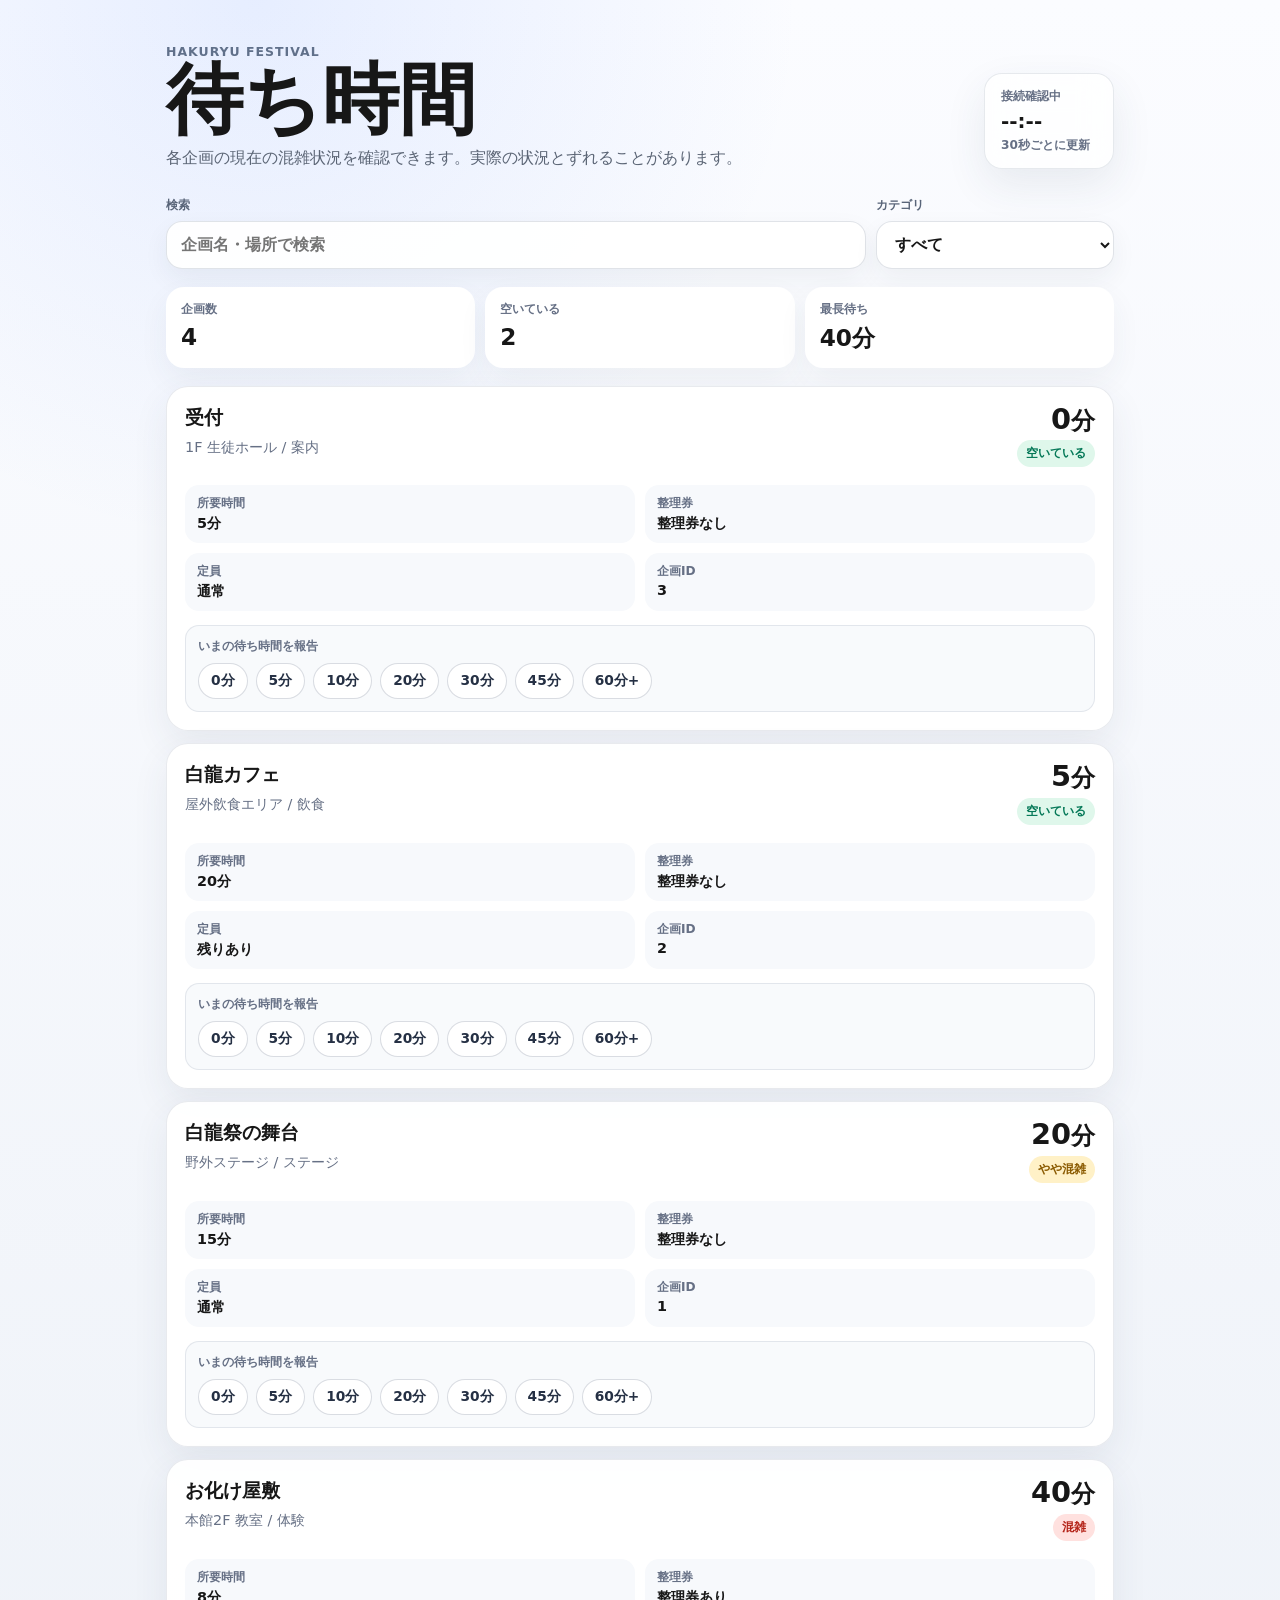
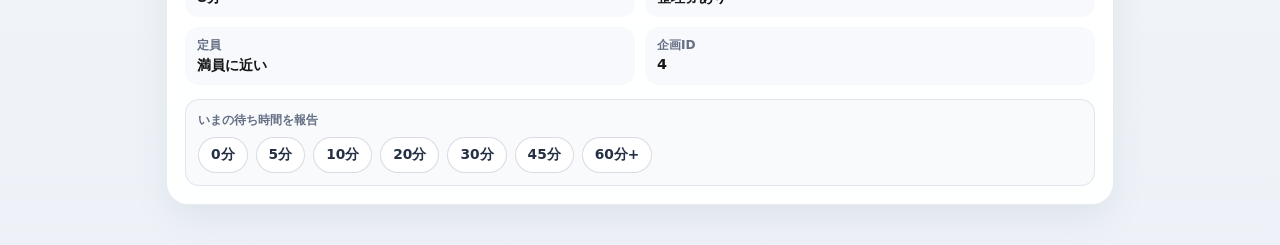
<file: frontend/public/wait/index.html>
<!doctype html>
<html lang="ja">
  <head>
    <meta charset="UTF-8" />
    <meta name="viewport" content="width=device-width, initial-scale=1.0" />
    <title>白龍祭 待ち時間</title>
    <link rel="stylesheet" href="./wait.css" />
  </head>
  <body>
    <main class="app-shell">
      <header class="hero">
        <div>
          <p class="eyebrow">Hakuryu Festival</p>
          <h1>待ち時間</h1>
          <p class="lead">各企画の現在の混雑状況を確認できます。実際の状況とずれることがあります。</p>
        </div>
        <div class="status-card">
          <span id="connectionLabel">読み込み中</span>
          <strong id="updatedLabel">--:--</strong>
          <small>30秒ごとに更新</small>
        </div>
      </header>

      <section class="controls" aria-label="待ち時間の検索と絞り込み">
        <label>
          <span>検索</span>
          <input id="searchInput" type="search" placeholder="企画名・場所で検索" autocomplete="off" />
        </label>
        <label>
          <span>カテゴリ</span>
          <select id="categorySelect">
            <option value="">すべて</option>
          </select>
        </label>
      </section>

      <section class="summary-grid" aria-label="概要">
        <article>
          <span>企画数</span>
          <strong id="countValue">0</strong>
        </article>
        <article>
          <span>空いている</span>
          <strong id="quietValue">0</strong>
        </article>
        <article>
          <span>最長待ち</span>
          <strong id="maxValue">0分</strong>
        </article>
      </section>

      <section id="waitList" class="wait-list" aria-live="polite"></section>
      <p id="emptyMessage" class="empty-message" hidden>条件に合う企画がありません。</p>
    </main>

    <script src="./wait.js" defer></script>
  </body>
</html>
</file>
<file: frontend/public/wait/wait.css>
:root {
  color: #171717;
  background: #f5f7fb;
  font-family:
    Inter,
    "Noto Sans JP",
    system-ui,
    -apple-system,
    BlinkMacSystemFont,
    "Segoe UI",
    sans-serif;
}

* {
  box-sizing: border-box;
}

body {
  margin: 0;
  min-height: 100vh;
  background:
    radial-gradient(circle at 20% 0%, rgba(92, 141, 255, 0.13), transparent 34rem),
    linear-gradient(180deg, #fbfcff 0%, #eef2f8 100%);
}

.app-shell {
  width: min(100%, 980px);
  margin: 0 auto;
  padding: 22px 16px 40px;
}

.hero {
  display: grid;
  grid-template-columns: 1fr auto;
  gap: 18px;
  align-items: end;
  padding: 22px 0 18px;
}

.eyebrow {
  margin: 0 0 6px;
  color: #60708a;
  font-size: 0.78rem;
  font-weight: 700;
  letter-spacing: 0.08em;
  text-transform: uppercase;
}

h1 {
  margin: 0;
  font-size: clamp(2.35rem, 12vw, 4.8rem);
  line-height: 0.92;
  letter-spacing: 0;
}

.lead {
  margin: 12px 0 0;
  color: #5b6575;
  font-size: 0.98rem;
}

.status-card {
  min-width: 130px;
  padding: 14px 16px;
  border: 1px solid rgba(142, 154, 174, 0.22);
  border-radius: 18px;
  background: rgba(255, 255, 255, 0.8);
  box-shadow: 0 16px 42px rgba(48, 62, 87, 0.09);
  backdrop-filter: blur(16px);
}

.status-card span,
.status-card small,
.summary-grid span,
.wait-meta span {
  display: block;
  color: #667085;
  font-size: 0.76rem;
  font-weight: 700;
}

.status-card strong {
  display: block;
  margin: 4px 0;
  font-size: 1.25rem;
}

.controls {
  display: grid;
  grid-template-columns: 1fr minmax(132px, 0.34fr);
  gap: 10px;
  margin: 10px 0 14px;
}

label {
  display: grid;
  gap: 7px;
  color: #596579;
  font-size: 0.76rem;
  font-weight: 700;
}

input,
select {
  width: 100%;
  min-height: 48px;
  border: 1px solid rgba(126, 140, 161, 0.24);
  border-radius: 16px;
  background: rgba(255, 255, 255, 0.92);
  color: #171717;
  font: inherit;
  font-size: 1rem;
  outline: none;
  padding: 0 14px;
  box-shadow: 0 10px 26px rgba(42, 54, 75, 0.06);
}

.summary-grid {
  display: grid;
  grid-template-columns: repeat(3, 1fr);
  gap: 10px;
  margin: 18px 0;
}

.summary-grid article {
  padding: 14px 15px;
  border-radius: 18px;
  background: #fff;
  box-shadow: 0 12px 30px rgba(52, 64, 84, 0.06);
}

.summary-grid strong {
  display: block;
  margin-top: 5px;
  font-size: 1.45rem;
}

.wait-list {
  display: grid;
  gap: 12px;
}

.wait-card {
  display: grid;
  grid-template-columns: 1fr auto;
  gap: 14px;
  padding: 18px;
  border: 1px solid rgba(129, 140, 159, 0.18);
  border-radius: 22px;
  background: rgba(255, 255, 255, 0.94);
  box-shadow: 0 14px 36px rgba(52, 64, 84, 0.08);
}

.wait-card h2 {
  margin: 0;
  font-size: 1.18rem;
  letter-spacing: 0;
}

.location {
  margin: 7px 0 0;
  color: #667085;
  font-size: 0.9rem;
}

.wait-value {
  min-width: 74px;
  text-align: right;
}

.wait-value strong {
  display: block;
  font-size: 1.8rem;
  line-height: 1;
}

.wait-value span {
  display: inline-flex;
  margin-top: 7px;
  padding: 5px 9px;
  border-radius: 999px;
  font-size: 0.75rem;
  font-weight: 800;
}

.tone-quiet .wait-value span {
  color: #047857;
  background: #dff7eb;
}

.tone-normal .wait-value span {
  color: #8a5a00;
  background: #fff1c7;
}

.tone-busy .wait-value span {
  color: #b42318;
  background: #ffe1df;
}

.tone-full .wait-value span {
  color: #7a271a;
  background: #ffd6ce;
}

.wait-meta {
  grid-column: 1 / -1;
  display: grid;
  grid-template-columns: repeat(2, minmax(0, 1fr));
  gap: 10px;
  margin-top: 4px;
}

.wait-meta div {
  padding: 10px 12px;
  border-radius: 14px;
  background: #f7f9fc;
}

.wait-meta strong {
  display: block;
  margin-top: 2px;
  font-size: 0.9rem;
}

.report-box {
  grid-column: 1 / -1;
  display: grid;
  gap: 8px;
  padding: 12px;
  border: 1px solid rgba(126, 140, 161, 0.18);
  border-radius: 14px;
  background: #f8fafc;
}

.report-box span {
  color: #667085;
  font-size: 0.76rem;
  font-weight: 800;
}

.report-buttons {
  display: flex;
  flex-wrap: wrap;
  gap: 8px;
}

.report-buttons button {
  min-height: 36px;
  border: 1px solid rgba(82, 97, 123, 0.22);
  border-radius: 999px;
  background: #fff;
  color: #253044;
  cursor: pointer;
  font: inherit;
  font-size: 0.86rem;
  font-weight: 800;
  padding: 0 12px;
}

.report-buttons button:disabled {
  cursor: wait;
  opacity: 0.55;
}

.empty-message {
  margin: 28px 0;
  color: #667085;
  text-align: center;
}

@media (max-width: 640px) {
  .hero,
  .controls,
  .summary-grid {
    grid-template-columns: 1fr;
  }

  .hero {
    align-items: stretch;
  }

  .status-card {
    width: 100%;
  }

  .wait-card {
    grid-template-columns: 1fr;
  }

  .wait-value {
    text-align: left;
  }

  .wait-meta {
    grid-template-columns: 1fr;
  }
}
</file>
